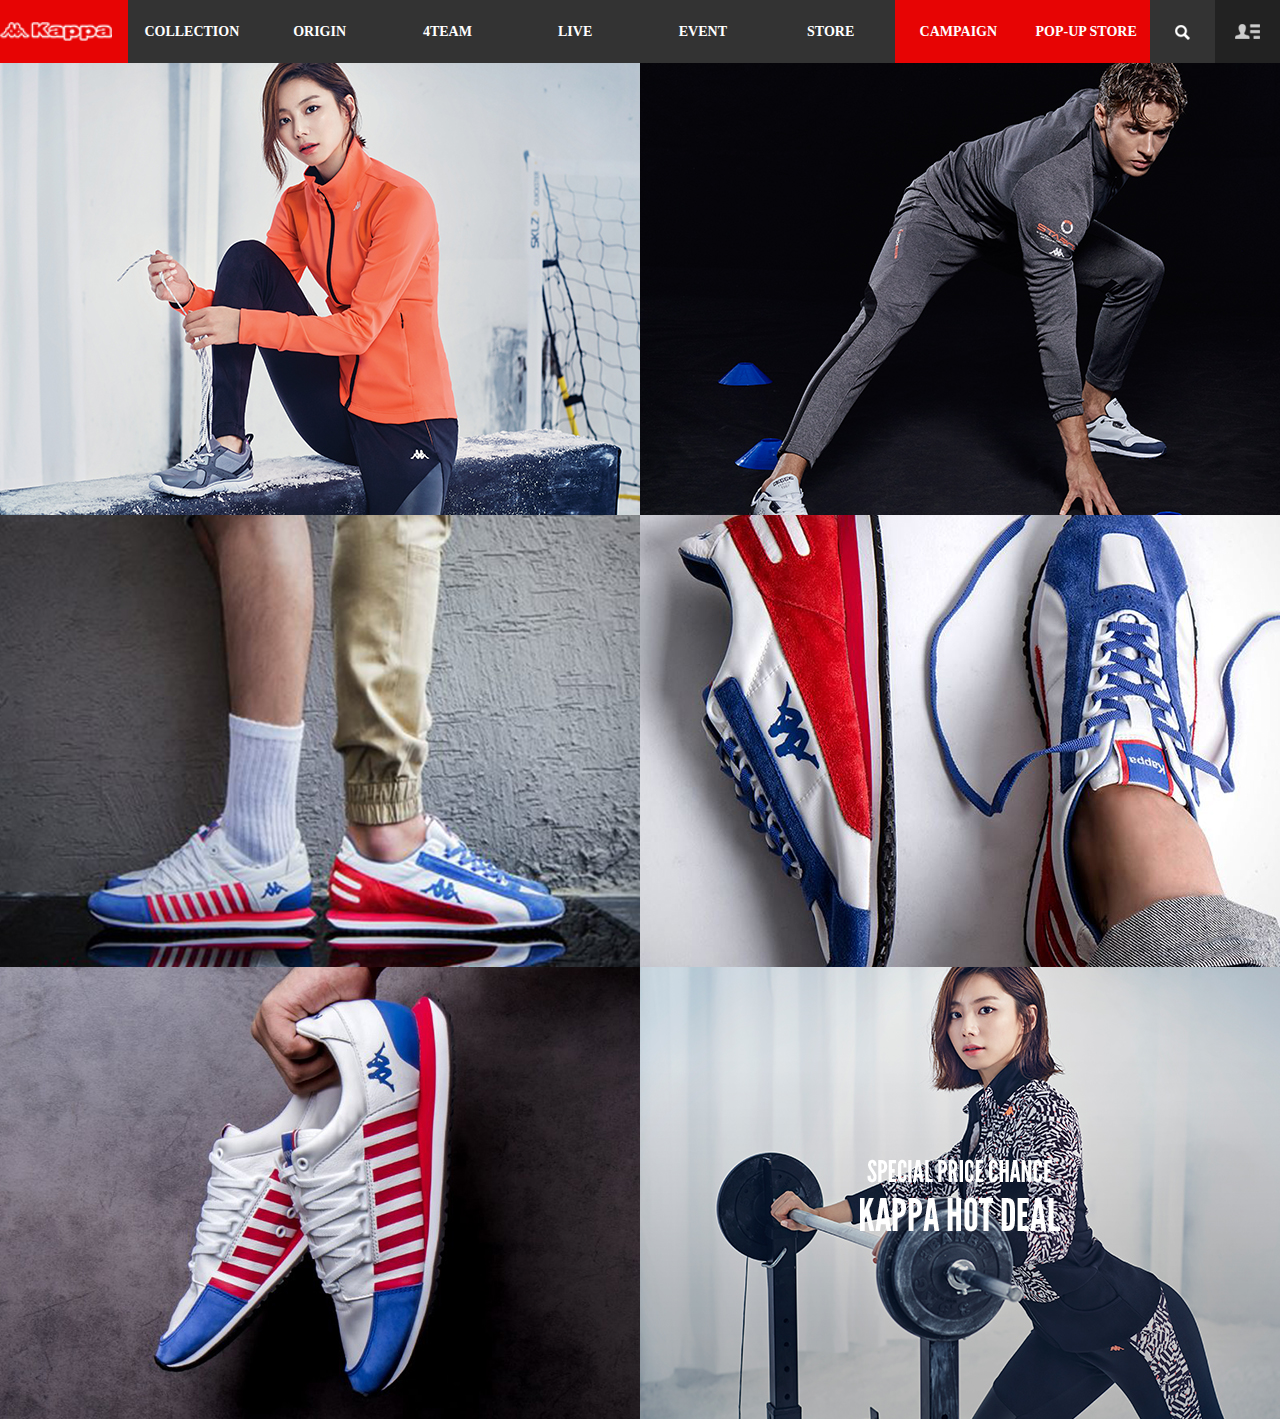
<file: index.html>
<!DOCTYPE html>
<html lang="en">
<head>
    <meta charset="UTF-8">
    <meta name="viewport" content="width=device-width, initial-scale=1.0">
    <title>Document</title>
    <link rel="stylesheet" href="./css/reset.css">
    <link rel="stylesheet" href="./css/style.css">
    <link rel="stylesheet" href="./css/tab.css">
    <link rel="stylesheet" href="./css/desktop.css">
    
</head>
<body>
<div id="wrapper">
    <header>
        <h1>
            <a href="#">
                <img class="pc tab" src="./images/logo_d.gif" alt="">
                <img class="m" src="./images/logo_m.gif" alt="">
            </a>
        </h1>
        <div class="btn-opn">
            <button type="button"><img src="./images/btn_menu.gif" alt=""></button>
        </div>
        <div class="btn-mypage">
            <button type="button">
                <img class="pc tab" src="./images/btn_member.gif" alt="">
                <img class="m" src="./images/btn_member_m.gif" alt="">
            </button>
        </div>
        <nav>
            <div class="util">
                <div class="btn-cls">
                    <button type="button"><img src="./images/btn_menu_close.gif" alt=""></button>
                </div>
                <form action="">
                    <div class="search-box">
                        <input type="text" placeholder="검색어를 입력하세요">
                    </div>
                    <button type="button">
                        <img class="pc tab" src="./images/btn_srh.gif" alt="">
                        <img class="m" src="./images/btn_srh_m.gif" alt="">
                    </button>
                </form>
            </div>
            <div class="gnb">
                <div class="menu"><a href="#">COLLECTION</a></div>
                <div class="menu"><a href="#">ORIGIN</a></div>
                <div class="menu"><a href="#">4TEAM</a></div>
                <div class="menu"><a href="#">LIVE</a></div>
                <div class="menu"><a href="#">EVENT</a></div>
                <div class="menu"><a href="#">STORE</a></div>
                <div class="menu red"><a href="#">CAMPAIGN</a></div>
                <div class="menu red"><a href="#">POP-UP STORE</a></div>
            </div>
        </nav>
    </header>
    <main>
        <div class="box">
            <a href="#">
                <div class="thumb"><img src="./images/bn1.jpg" alt=""></div>
                <div class="mask">
                    <div class="txt">
                        sldkfjsldkfjsldkjf<br>
                        dslkdjfskdjf
                    </div>
                </div>
            </a>
        </div>
        <div class="box">
            <a href="#">
                <div class="thumb"><img src="./images/bn2.jpg" alt=""></div>
                <div class="mask">
                    <div class="txt">
                        sldkfjsldkfjsldkjf<br>
                        dslkdjfskdjf
                    </div>
                </div>
            </a>
        </div>
        <div class="box">
            <a href="#">
                <div class="thumb"><img src="./images/bn3.jpg" alt=""></div>
                <div class="mask">
                    <div class="txt">
                        sldkfjsldkfjsldkjf<br>
                        dslkdjfskdjf
                    </div>
                    <div class="sns"><img src="./images/icon_facebook.png" alt=""></div>
                </div>
            </a>
        </div>
        <div class="box">
            <a href="#">
                <div class="thumb"><img src="./images/bn4.jpg" alt=""></div>
                <div class="mask">
                    <div class="txt">
                        sldkfjsldkfjsldkjf<br>
                        dslkdjfskdjf
                    </div>
                    <div class="sns"><img src="./images/icon_facebook.png" alt=""></div>
                </div>
            </a>
        </div>
        <div class="box">
            <a href="#">
                <div class="thumb"><img src="./images/bn5.jpg" alt=""></div>
                <div class="mask">
                    <div class="txt">
                        sldkfjsldkfjsldkjf<br>
                        dslkdjfskdjf
                    </div>
                    <div class="sns"><img src="./images/icon_facebook.png" alt=""></div>
                </div>
            </a>
        </div>
        <div class="box">
            <a href="#">
                <div class="thumb"><img src="./images/bn6.jpg" alt=""></div>
                <div class="mask">
                    <div class="txt">
                        sldkfjsldkfjsldkjf<br>
                        dslkdjfskdjf
                    </div>
                    <div class="sns"><img src="./images/icon_facebook.png" alt=""></div>
                </div>
            </a>
        </div>
    </main>
</div>

<script>

    document.querySelector(".btn-opn").addEventListener("click", () => {
        document.querySelector("nav").style.left = "0";
    });
    
    document.querySelector(".btn-cls").addEventListener("click", () => {
        document.querySelector("nav").style.left = "-100%";
    });
</script>
</body>
</html>
</file>
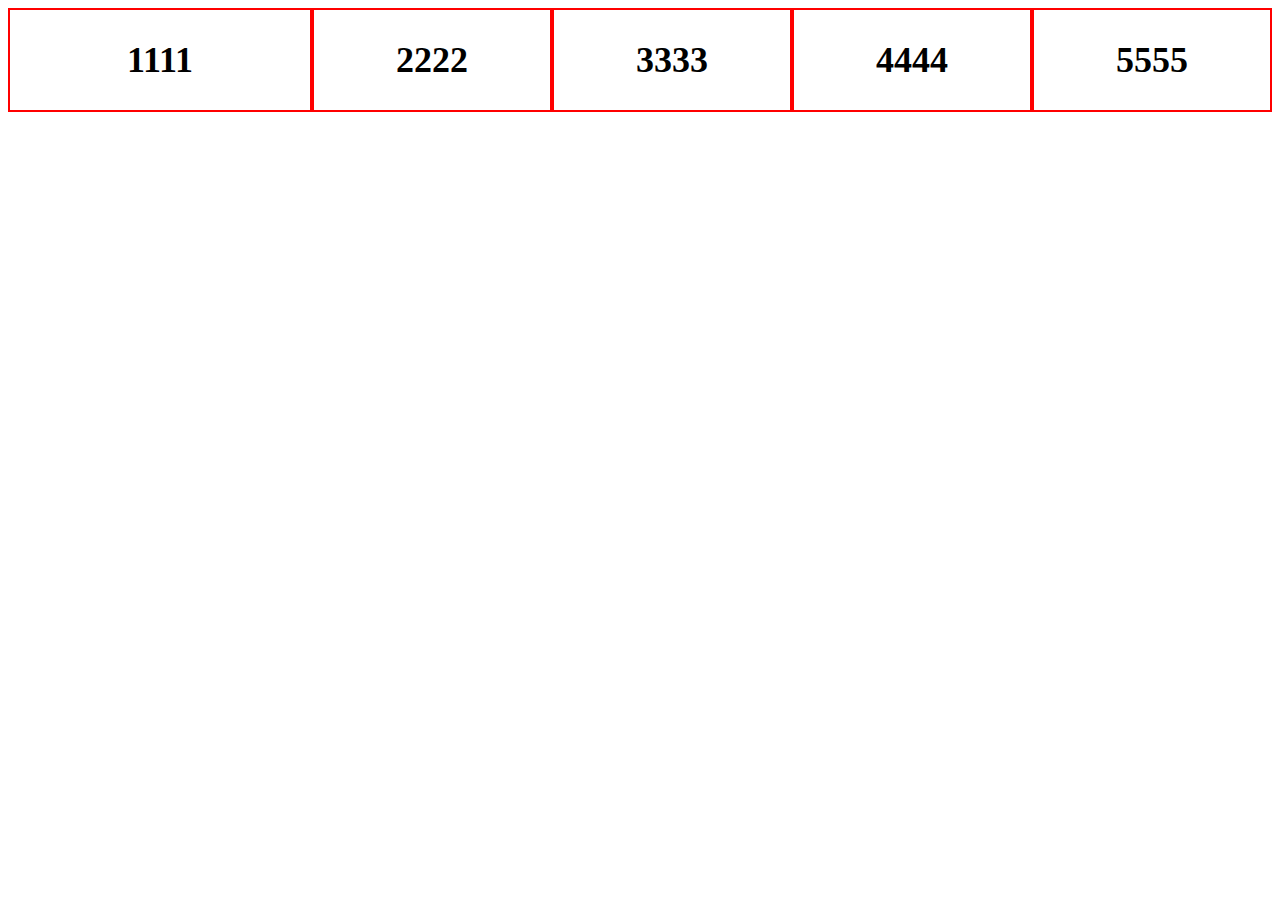
<file: css/text.html>
<!DOCTYPE html>
<html lang="en">
<head>
    <meta charset="UTF-8">
    <meta name="viewport" content="width=device-width, initial-scale=1.0">
    <title>Document</title>
    <style>
        .container{
            background-color: #ccc;
            display: flex;
        }

        .container div{
            width: 300px;
            height: 100px;
            line-height: 100px;
            border: 2px solid red;
            text-align: center;
            background-color: #fff;
            font-weight: bold;
            font-size: 36px;
        }

        .box1{
            flex-shrink: 0;
        }
    </style>
</head>
<body>
    <div class="container">
        <div class="box1">1111</div>
        <div class="box2">2222</div>
        <div class="box3">3333</div>
        <div class="box4">4444</div>
        <div class="box5">5555</div>
    </div>
</body>
</html>
</file>
<file: css/style.css>
/* mobile + default */

img.tab{display: none;}
img.pc{display: none;}
img.m{display: block;}
/* 
    user agent(br 기본값)
    inherited(상속된 값)
    *(전체 요소)
    element name(요소명)
    class name(클래스명)
    id(#)
    style(attribute)
    !important
*/
#wrapper{
    min-width: 300px;
}

header{
    height: 63px;
    display: flex;
    justify-content: space-between;
    align-items: center;
    background-color: #e70404;
    /* 
        정렬 대상의 순서를 지정하는 속성 : order
        1. flex 또는 grid의 대상들에게 직접 준다.
        2. 정렬 대상들에게 하나하나 지정하기
    */
    z-index: 9999;
    position: relative;
}
header h1{order: 2;}
header h1 img{width: 112px;}
header .btn-opn{order: 1;}
header .btn-opn button{
    width: 65px;
    height: 63px;
    display: block;
    background-color: #222;
}
header .btn-opn button img{
    width: 25px;
    margin: 0 auto;
}
header .btn-mypage{order: 3;}
header .btn-mypage button{
    width: 65px;
    height: 63px;
    display: flex;
    justify-content: center;
    align-items: center;
    background-color: #222;
}
header .btn-mypage button img{
    width: 25px;
}

header nav{
    position: fixed;
    top: 0;
    left: 0;
    width: 100%;
    height: 100%;
    overflow-y: scroll;
    /* background-color: rgba(0,0,0,0.7); */
    background-color: #000b;
}

header nav .util{
    display: flex;
    background-color: #333;
}
header nav .util .btn-cls{
    flex-shrink: 0;
    /* 너비가 100%인 form에 의해 찌그러지지 않도록... */
}
header nav .util .btn-cls button{
    display: flex;
    align-items: center;
    justify-content: center;
    width: 65px;
    height: 65px;
    background-color: #fff;
}
header nav .util .btn-cls button img{width: 21px;}
header nav .util form{
    /* width: calc(100% - 65px); */
    width: 100%;
    display: flex;
}

header nav .util form .search-box{
    width: 100%;
    height: 65px;
}
header nav .util form .search-box input{
    width: 100%;
    height: 100%;
    padding: 0 12px;
    color: #fff;
}
/* header nav .util form .search-box input::placeholder {} */

header nav .util form button{
    flex-shrink: 0;
    width: 65px;
    height: 65px;
    display: flex;
    justify-content: center;
    align-items: center;
}
header nav .util form button img.m{width: 23px;}

header nav .gnb{
    display: flex;
    flex-direction: column;
}
header nav .gnb .menu{
    border-top: 1px solid #444;
}
header nav .gnb .menu a{
    display: block;
    padding: 12px 16px;
    color: #fff;
    font-size: 14px;
    font-weight: bold;
    background-color: #333;
}
header nav .gnb .menu.red a{
    background-color: #e70404;
}

main{
    display: grid;
    grid-template-columns: 1fr 1fr;
}
main .box{position: relative;}
main .box a{}
main .box a .thumb{}
main .box a .thumb img{width: 100%;}
main .box:hover a .mask{opacity: 1;}
main .box a .mask{
    opacity: 0;
    transition: all 0.3s;
    position: absolute;
    top: 0;
    left: 0;
    width: 100%;
    height: 100%;
    background-color: rgba(0,0,0,0.7);
    display: flex;
    align-items: center;
    justify-content: center;
}
main .box a .mask .txt{
    color: #fff;
    font-weight: bold;
    text-align: center;
}
main .box a .mask .sns{
    position: absolute;
    bottom: 16px;
    right: 16px;
}
main .box a .mask .sns img{}
</file>
<file: css/tab.css>
/* tablet */
@media (min-width: 768px) {
    img.pc{display: none;}
    img.m{display: none;}
    img.tab{display: block;}
}

@media (min-width: 960px) {
    
}
</file>
<file: css/desktop.css>
@media (min-width: 1024px) {
    /* desktop */
    header h1{
        order: 1;
        width: 10%;
    }
    header .btn-opn{display: none;}
    header .btn-mypage{
        order: 3;
    }
    header nav{
        position: unset;
        width: calc(90% - 65px);
        overflow-y: unset;
        order: 2;
        display: flex;
        flex-direction: row-reverse;
    }
    
    header nav .util{
        position: relative;
    }
    header nav .util .btn-cls{display: none;}
    header nav .util form{}
    header nav .util:hover form .search-box{
        height: unset;
        padding: 16px 16px;
    }
    header nav .util form .search-box{
        transition: all 0.3s;
        width: 320px;
        height: 0;
        padding: 0 16px;
        overflow: hidden;
        position: absolute;
        /* width: unset; */
        top: 100%;
        right: 0;
        border-radius: 8px;
        background-color: rgba(0,0,0,0.6);
    }
    header nav .util form .search-box input{
        width: 200px;
        height: 32px;
        transition: all 0.3s;
    }

    header nav .util form .search-box input:focus{
        width: 100%;
    }

    header nav .gnb{
        flex-direction: row;
        width: calc(100% - 65px);
        /* nav에서 돋보기 들어갈 공간 65px 뺌 */
    }
    header nav .gnb .menu{
        border-top: unset;
        /* width: calc(100% / 8); */
        width: 12.5%;
    }
    header nav .gnb .menu a{
        display: flex;
        padding: 0;
        justify-content: center;
        align-items: center;
        height: 63px;
    }
    header nav .gnb .menu.red a{
        background-color: #e70404;
    }
}
</file>
